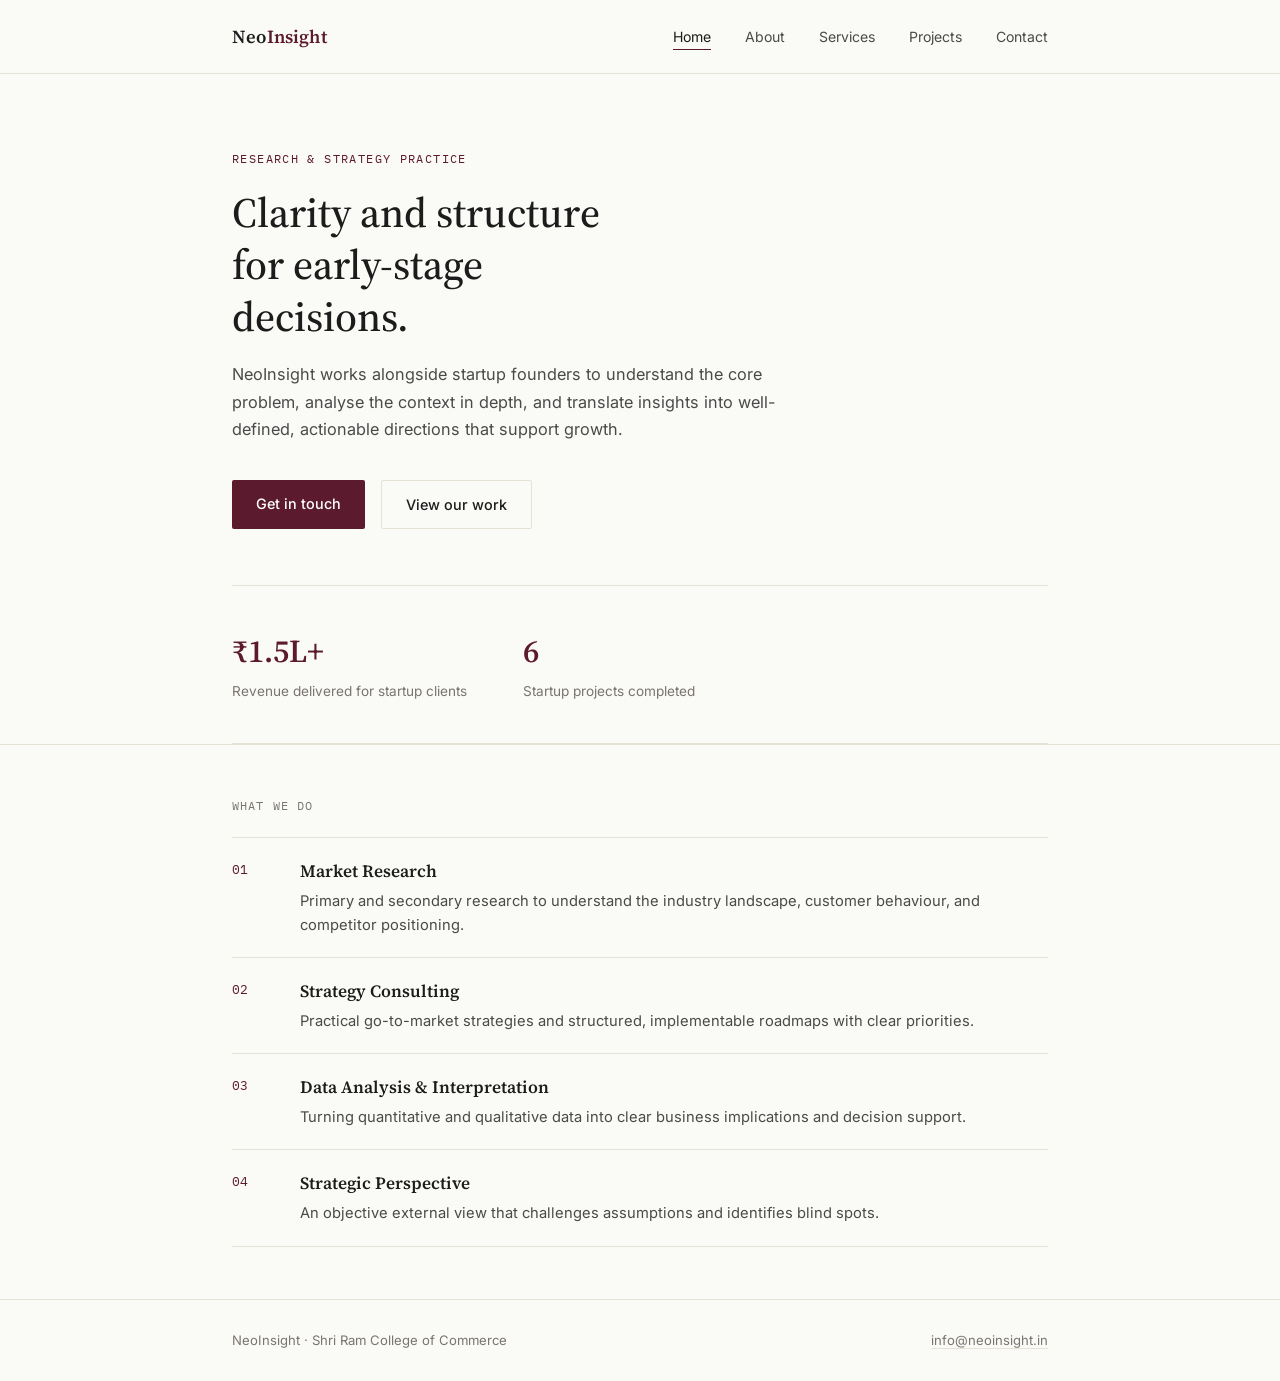
<file: index.html>
<!DOCTYPE html>
<html lang="en">
<head>
<meta charset="UTF-8">
<meta name="viewport" content="width=device-width, initial-scale=1.0">
<title>NeoInsight | Research &amp; Strategy Practice</title>
<meta name="description" content="NeoInsight is a student-led research and strategy practice supporting early-stage startups.">
<link rel="stylesheet" href="style.css">
</head>
<body>

<header class="topbar">
  <div class="wrap">
    <a class="brand" href="index.html">Neo<span class="dot">Insight</span></a>
    <button class="nav-toggle" aria-label="Menu">&#9776;</button>
    <nav>
      <ul id="navlist">
        <li><a href="index.html" class="active">Home</a></li>
        <li><a href="about.html">About</a></li>
        <li><a href="services.html">Services</a></li>
        <li><a href="projects.html">Projects</a></li>
        <li><a href="contact.html">Contact</a></li>
      </ul>
    </nav>
  </div>
</header>

<section class="pagehead reveal">
  <div class="wrap">
    <div class="eyebrow">Research &amp; Strategy Practice</div>
    <h1>Clarity and structure for early-stage decisions.</h1>
    <p class="sub">NeoInsight works alongside startup founders to understand the core problem, analyse the context in depth, and translate insights into well-defined, actionable directions that support growth.</p>
    <div class="cta-row">
      <a class="btn btn-primary" href="contact.html">Get in touch</a>
      <a class="btn btn-ghost" href="projects.html">View our work</a>
    </div>
  </div>
</section>

<div class="wrap reveal">
  <div class="stat-strip">
    <div class="stat">
      <div class="n">₹1.5L+</div>
      <div class="l">Revenue delivered for startup clients</div>
    </div>
    <div class="stat">
      <div class="n">6</div>
      <div class="l">Startup projects completed</div>
    </div>
  </div>
</div>

<section class="block reveal">
  <div class="wrap">
    <div class="block-label">What We Do</div>
    <ul class="practice-list">
      <li class="practice-item">
        <span class="pnum">01</span>
        <div>
          <h3>Market Research</h3>
          <p>Primary and secondary research to understand the industry landscape, customer behaviour, and competitor positioning.</p>
        </div>
      </li>
      <li class="practice-item">
        <span class="pnum">02</span>
        <div>
          <h3>Strategy Consulting</h3>
          <p>Practical go-to-market strategies and structured, implementable roadmaps with clear priorities.</p>
        </div>
      </li>
      <li class="practice-item">
        <span class="pnum">03</span>
        <div>
          <h3>Data Analysis &amp; Interpretation</h3>
          <p>Turning quantitative and qualitative data into clear business implications and decision support.</p>
        </div>
      </li>
      <li class="practice-item">
        <span class="pnum">04</span>
        <div>
          <h3>Strategic Perspective</h3>
          <p>An objective external view that challenges assumptions and identifies blind spots.</p>
        </div>
      </li>
    </ul>
  </div>
</section>

<footer>
  <div class="wrap">
    <div>NeoInsight &middot; Shri Ram College of Commerce</div>
    <div><a href="mailto:info@neoinsight.in">info@neoinsight.in</a></div>
  </div>
</footer>

<script>
document.querySelector('.nav-toggle').addEventListener('click', function(){
  document.getElementById('navlist').classList.toggle('open');
});
const io = new IntersectionObserver((entries)=>{
  entries.forEach(e=>{ if(e.isIntersecting){ e.target.classList.add('in'); io.unobserve(e.target); } });
},{threshold:0.1});
document.querySelectorAll('.reveal').forEach(el=>io.observe(el));
</script>
</body>
</html>
</file>
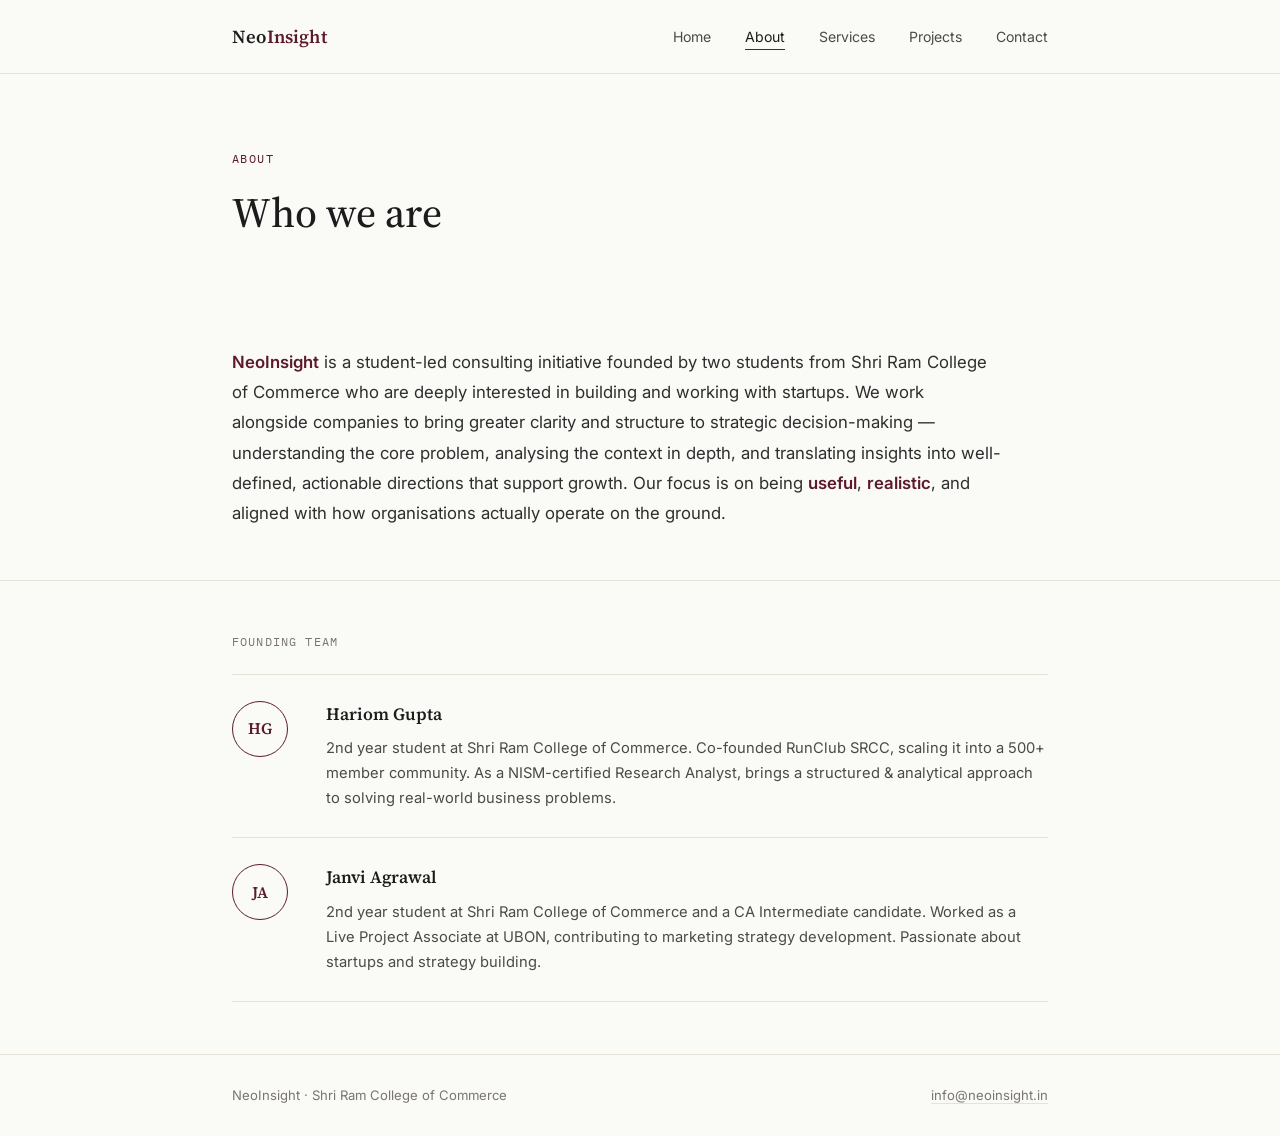
<file: about.html>
<!DOCTYPE html>
<html lang="en">
<head>
<meta charset="UTF-8">
<meta name="viewport" content="width=device-width, initial-scale=1.0">
<title>About | NeoInsight</title>
<link rel="stylesheet" href="style.css">
</head>
<body>

<header class="topbar">
  <div class="wrap">
    <a class="brand" href="index.html">Neo<span class="dot">Insight</span></a>
    <button class="nav-toggle" aria-label="Menu">&#9776;</button>
    <nav>
      <ul id="navlist">
        <li><a href="index.html">Home</a></li>
        <li><a href="about.html" class="active">About</a></li>
        <li><a href="services.html">Services</a></li>
        <li><a href="projects.html">Projects</a></li>
        <li><a href="contact.html">Contact</a></li>
      </ul>
    </nav>
  </div>
</header>

<section class="pagehead reveal">
  <div class="wrap">
    <div class="eyebrow">About</div>
    <h1>Who we are</h1>
  </div>
</section>

<section class="block reveal" style="border-top:none;">
  <div class="wrap">
    <p class="lead-text">
      <b>NeoInsight</b> is a student-led consulting initiative founded by two students from Shri Ram College of Commerce who are deeply interested in building and working with startups. We work alongside companies to bring greater clarity and structure to strategic decision-making &mdash; understanding the core problem, analysing the context in depth, and translating insights into well-defined, actionable directions that support growth. Our focus is on being <b>useful</b>, <b>realistic</b>, and aligned with how organisations actually operate on the ground.
    </p>
  </div>
</section>

<section class="block reveal">
  <div class="wrap">
    <div class="block-label">Founding Team</div>
    <ul class="team-list">
      <li class="team-item">
        <div class="avatar">HG</div>
        <div>
          <h3>Hariom Gupta</h3>
          <p>2nd year student at Shri Ram College of Commerce. Co-founded RunClub SRCC, scaling it into a 500+ member community. As a NISM-certified Research Analyst, brings a structured &amp; analytical approach to solving real-world business problems.</p>
        </div>
      </li>
      <li class="team-item">
        <div class="avatar">JA</div>
        <div>
          <h3>Janvi Agrawal</h3>
          <p>2nd year student at Shri Ram College of Commerce and a CA Intermediate candidate. Worked as a Live Project Associate at UBON, contributing to marketing strategy development. Passionate about startups and strategy building.</p>
        </div>
      </li>
    </ul>
  </div>
</section>

<footer>
  <div class="wrap">
    <div>NeoInsight &middot; Shri Ram College of Commerce</div>
    <div><a href="mailto:info@neoinsight.in">info@neoinsight.in</a></div>
  </div>
</footer>

<script>
document.querySelector('.nav-toggle').addEventListener('click', function(){
  document.getElementById('navlist').classList.toggle('open');
});
const io = new IntersectionObserver((entries)=>{
  entries.forEach(e=>{ if(e.isIntersecting){ e.target.classList.add('in'); io.unobserve(e.target); } });
},{threshold:0.1});
document.querySelectorAll('.reveal').forEach(el=>io.observe(el));
</script>
</body>
</html>
</file>
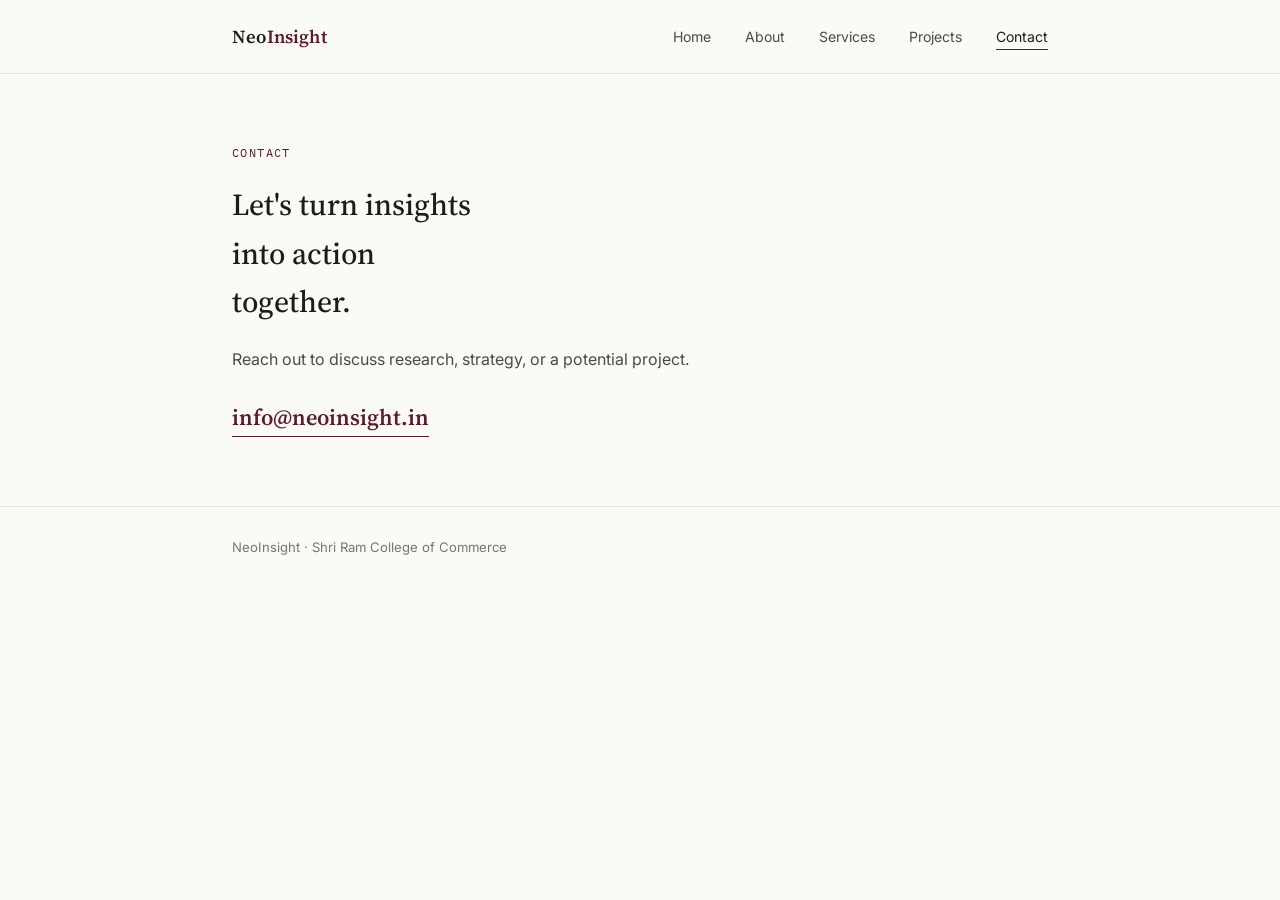
<file: contact.html>
<!DOCTYPE html>
<html lang="en">
<head>
<meta charset="UTF-8">
<meta name="viewport" content="width=device-width, initial-scale=1.0">
<title>Contact | NeoInsight</title>
<link rel="stylesheet" href="style.css">
</head>
<body>

<header class="topbar">
  <div class="wrap">
    <a class="brand" href="index.html">Neo<span class="dot">Insight</span></a>
    <button class="nav-toggle" aria-label="Menu">&#9776;</button>
    <nav>
      <ul id="navlist">
        <li><a href="index.html">Home</a></li>
        <li><a href="about.html">About</a></li>
        <li><a href="services.html">Services</a></li>
        <li><a href="projects.html">Projects</a></li>
        <li><a href="contact.html" class="active">Contact</a></li>
      </ul>
    </nav>
  </div>
</header>

<section class="contact-block reveal">
  <div class="wrap">
    <div class="eyebrow">Contact</div>
    <h2>Let's turn insights into action together.</h2>
    <p>Reach out to discuss research, strategy, or a potential project.</p>
    <a class="contact-email" href="mailto:info@neoinsight.in">info@neoinsight.in</a>
  </div>
</section>

<footer>
  <div class="wrap">
    <div>NeoInsight &middot; Shri Ram College of Commerce</div>
  </div>
</footer>

<script>
document.querySelector('.nav-toggle').addEventListener('click', function(){
  document.getElementById('navlist').classList.toggle('open');
});
const io = new IntersectionObserver((entries)=>{
  entries.forEach(e=>{ if(e.isIntersecting){ e.target.classList.add('in'); io.unobserve(e.target); } });
},{threshold:0.1});
document.querySelectorAll('.reveal').forEach(el=>io.observe(el));
</script>
</body>
</html>
</file>
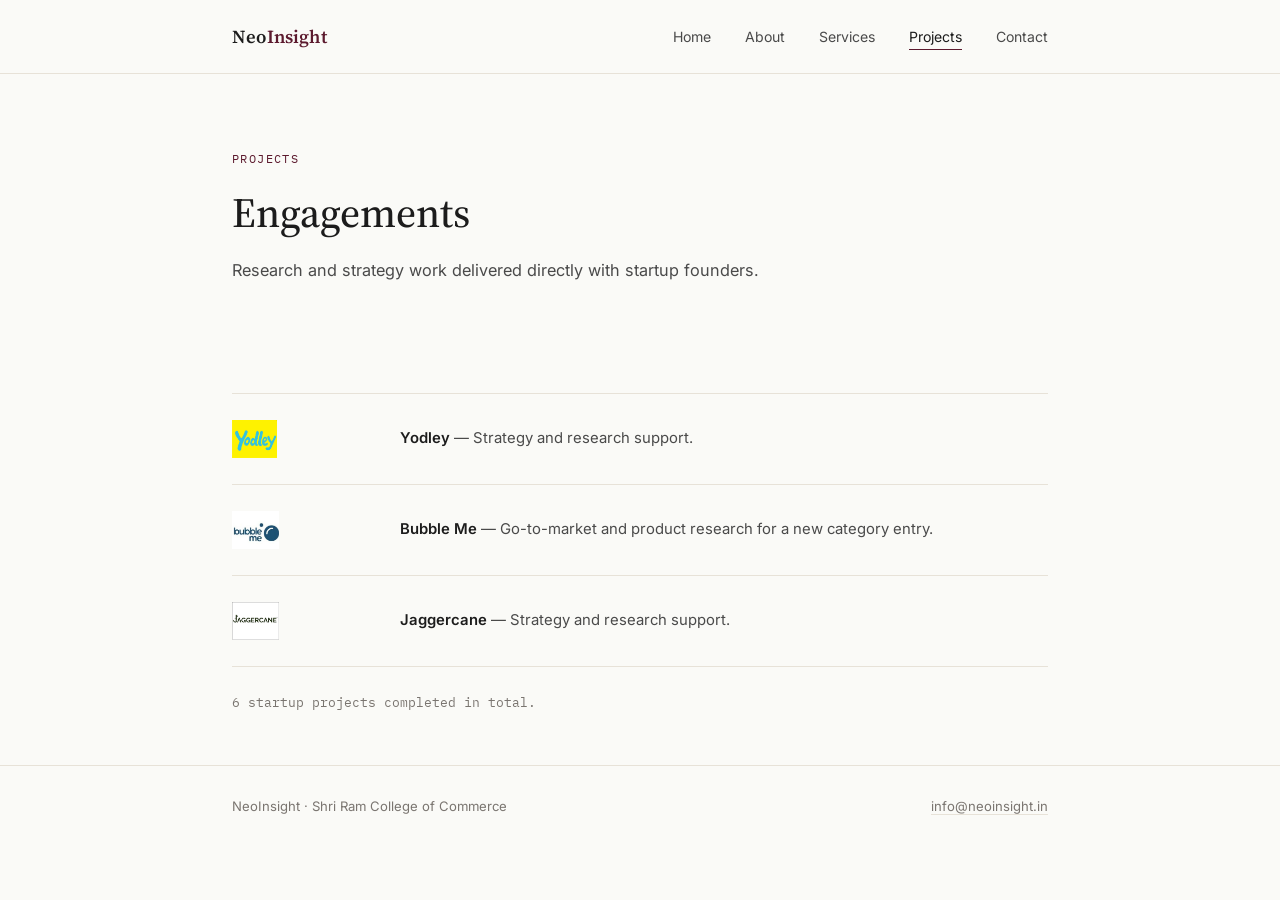
<file: projects.html>
<!DOCTYPE html>
<html lang="en">
<head>
<meta charset="UTF-8">
<meta name="viewport" content="width=device-width, initial-scale=1.0">
<title>Projects | NeoInsight</title>
<link rel="stylesheet" href="style.css">
</head>
<body>

<header class="topbar">
  <div class="wrap">
    <a class="brand" href="index.html">Neo<span class="dot">Insight</span></a>
    <button class="nav-toggle" aria-label="Menu">&#9776;</button>
    <nav>
      <ul id="navlist">
        <li><a href="index.html">Home</a></li>
        <li><a href="about.html">About</a></li>
        <li><a href="services.html">Services</a></li>
        <li><a href="projects.html" class="active">Projects</a></li>
        <li><a href="contact.html">Contact</a></li>
      </ul>
    </nav>
  </div>
</header>

<section class="pagehead reveal">
  <div class="wrap">
    <div class="eyebrow">Projects</div>
    <h1>Engagements</h1>
    <p class="sub">Research and strategy work delivered directly with startup founders.</p>
  </div>
</section>

<section class="block reveal" style="border-top:none;">
  <div class="wrap">
    <ul class="case-list">
      <li class="case-item">
        <div class="case-logo"><img src="assets/logo_yodley.png" alt="Yodley"></div>
        <div class="case-desc"><b>Yodley</b> &mdash; Strategy and research support.</div>
      </li>
      <li class="case-item">
        <div class="case-logo"><img src="assets/logo_bubbleme.png" alt="Bubble Me"></div>
        <div class="case-desc"><b>Bubble Me</b> &mdash; Go-to-market and product research for a new category entry.</div>
      </li>
      <li class="case-item">
        <div class="case-logo"><img src="assets/logo_jaggercane.png" alt="Jaggercane"></div>
        <div class="case-desc"><b>Jaggercane</b> &mdash; Strategy and research support.</div>
      </li>
    </ul>
    <p class="case-count">6 startup projects completed in total.</p>
  </div>
</section>

<footer>
  <div class="wrap">
    <div>NeoInsight &middot; Shri Ram College of Commerce</div>
    <div><a href="mailto:info@neoinsight.in">info@neoinsight.in</a></div>
  </div>
</footer>

<script>
document.querySelector('.nav-toggle').addEventListener('click', function(){
  document.getElementById('navlist').classList.toggle('open');
});
const io = new IntersectionObserver((entries)=>{
  entries.forEach(e=>{ if(e.isIntersecting){ e.target.classList.add('in'); io.unobserve(e.target); } });
},{threshold:0.1});
document.querySelectorAll('.reveal').forEach(el=>io.observe(el));
</script>
</body>
</html>
</file>
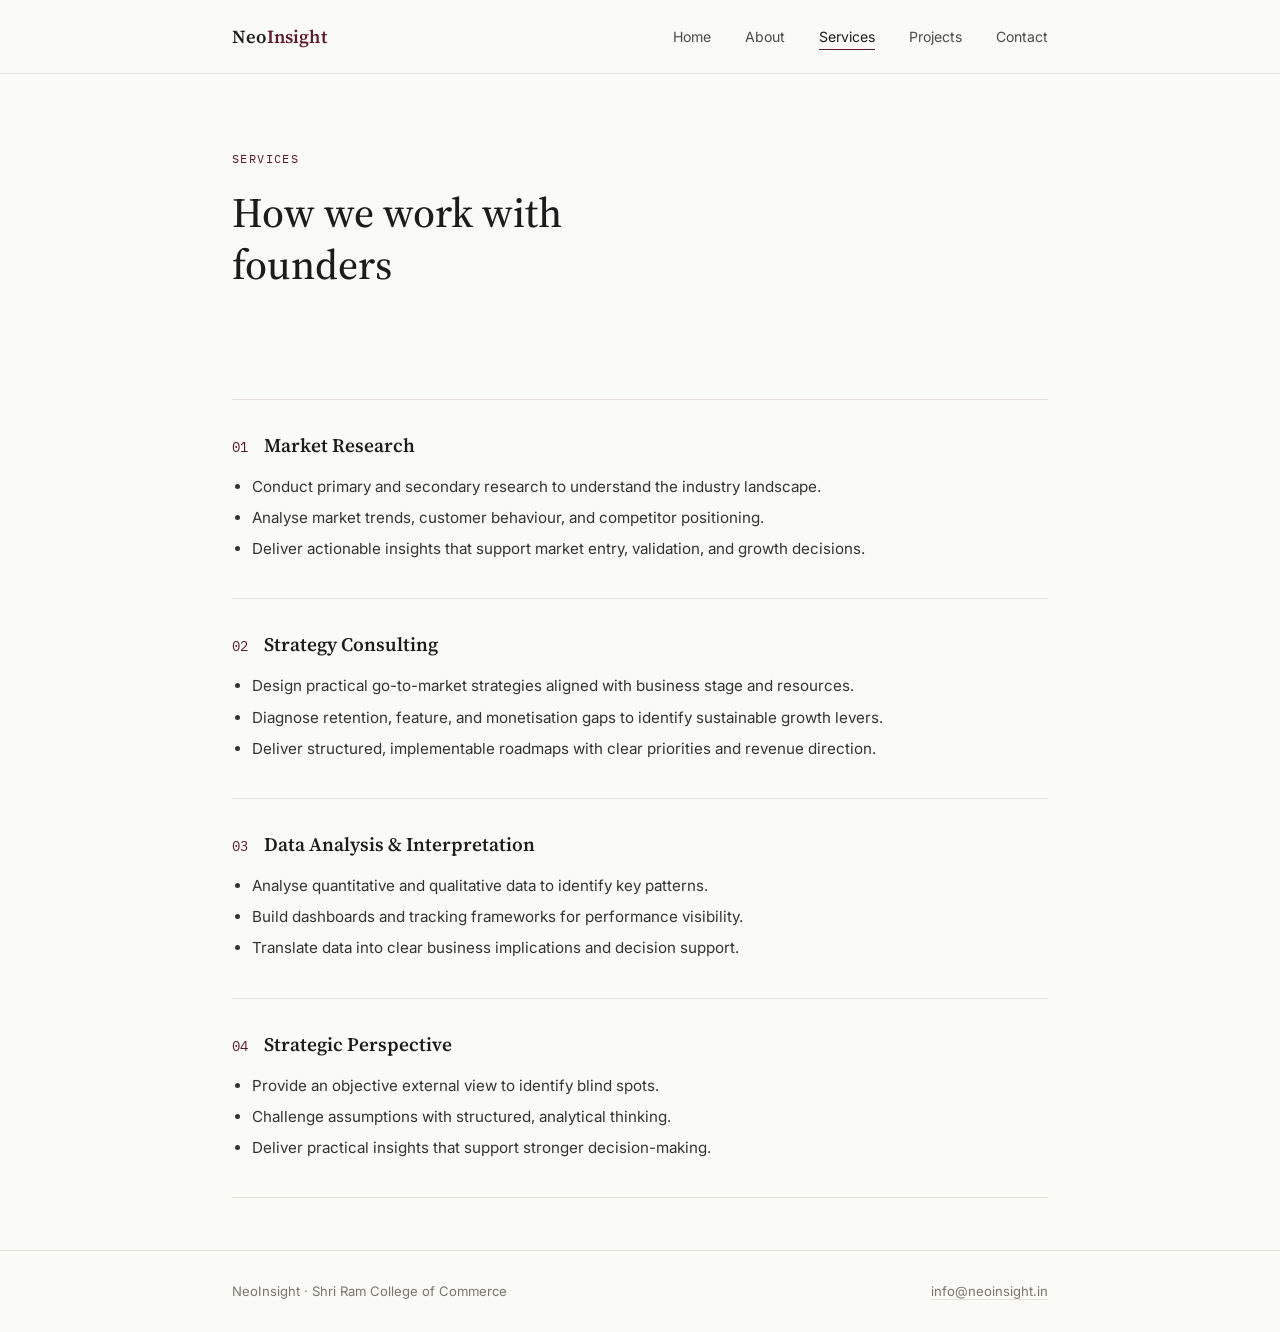
<file: services.html>
<!DOCTYPE html>
<html lang="en">
<head>
<meta charset="UTF-8">
<meta name="viewport" content="width=device-width, initial-scale=1.0">
<title>Services | NeoInsight</title>
<link rel="stylesheet" href="style.css">
</head>
<body>

<header class="topbar">
  <div class="wrap">
    <a class="brand" href="index.html">Neo<span class="dot">Insight</span></a>
    <button class="nav-toggle" aria-label="Menu">&#9776;</button>
    <nav>
      <ul id="navlist">
        <li><a href="index.html">Home</a></li>
        <li><a href="about.html">About</a></li>
        <li><a href="services.html" class="active">Services</a></li>
        <li><a href="projects.html">Projects</a></li>
        <li><a href="contact.html">Contact</a></li>
      </ul>
    </nav>
  </div>
</header>

<section class="pagehead reveal">
  <div class="wrap">
    <div class="eyebrow">Services</div>
    <h1>How we work with founders</h1>
  </div>
</section>

<section class="block reveal" style="border-top:none;">
  <div class="wrap">

    <div class="service-block">
      <div class="service-head"><span class="snum">01</span><h3>Market Research</h3></div>
      <ul>
        <li>Conduct primary and secondary research to understand the industry landscape.</li>
        <li>Analyse market trends, customer behaviour, and competitor positioning.</li>
        <li>Deliver actionable insights that support market entry, validation, and growth decisions.</li>
      </ul>
    </div>

    <div class="service-block">
      <div class="service-head"><span class="snum">02</span><h3>Strategy Consulting</h3></div>
      <ul>
        <li>Design practical go-to-market strategies aligned with business stage and resources.</li>
        <li>Diagnose retention, feature, and monetisation gaps to identify sustainable growth levers.</li>
        <li>Deliver structured, implementable roadmaps with clear priorities and revenue direction.</li>
      </ul>
    </div>

    <div class="service-block">
      <div class="service-head"><span class="snum">03</span><h3>Data Analysis &amp; Interpretation</h3></div>
      <ul>
        <li>Analyse quantitative and qualitative data to identify key patterns.</li>
        <li>Build dashboards and tracking frameworks for performance visibility.</li>
        <li>Translate data into clear business implications and decision support.</li>
      </ul>
    </div>

    <div class="service-block">
      <div class="service-head"><span class="snum">04</span><h3>Strategic Perspective</h3></div>
      <ul>
        <li>Provide an objective external view to identify blind spots.</li>
        <li>Challenge assumptions with structured, analytical thinking.</li>
        <li>Deliver practical insights that support stronger decision-making.</li>
      </ul>
    </div>

  </div>
</section>

<footer>
  <div class="wrap">
    <div>NeoInsight &middot; Shri Ram College of Commerce</div>
    <div><a href="mailto:info@neoinsight.in">info@neoinsight.in</a></div>
  </div>
</footer>

<script>
document.querySelector('.nav-toggle').addEventListener('click', function(){
  document.getElementById('navlist').classList.toggle('open');
});
const io = new IntersectionObserver((entries)=>{
  entries.forEach(e=>{ if(e.isIntersecting){ e.target.classList.add('in'); io.unobserve(e.target); } });
},{threshold:0.1});
document.querySelectorAll('.reveal').forEach(el=>io.observe(el));
</script>
</body>
</html>
</file>
<file: style.css>
@import url('https://fonts.googleapis.com/css2?family=Source+Serif+4:opsz,wght@8..60,400;8..60,500;8..60,600;8..60,700&family=Inter:wght@400;500;600&family=IBM+Plex+Mono:wght@400;500&display=swap');

:root{
  --ink:#1C1C1C;
  --ink-soft:#4A4A4A;
  --paper:#FAFAF7;
  --maroon:#5C1A2E;
  --maroon-soft:#7A3550;
  --purple:#502179;
  --line:#E7E2D8;
  --muted:#7A7570;
  --serif:'Source Serif 4', Georgia, serif;
  --sans:'Inter', -apple-system, sans-serif;
  --mono:'IBM Plex Mono', 'SF Mono', monospace;
}
*{box-sizing:border-box; margin:0; padding:0;}
html{scroll-behavior:smooth;}
body{
  background:var(--paper);
  color:var(--ink);
  font-family:var(--sans);
  line-height:1.6;
  -webkit-font-smoothing:antialiased;
}
@media (prefers-reduced-motion:reduce){*{animation-duration:0.01ms !important; transition-duration:0.01ms !important;}}
a{color:inherit; text-decoration:none;}
img{max-width:100%; display:block;}
::selection{background:#EAD9DF; color:var(--maroon);}

.wrap{max-width:880px; margin:0 auto; padding:0 32px;}

.reveal{opacity:0; transform:translateY(14px); transition:opacity 0.7s ease, transform 0.7s ease;}
.reveal.in{opacity:1; transform:translateY(0);}

/* ===== Nav ===== */
.topbar{
  border-bottom:1px solid var(--line);
  padding:22px 0;
  background:var(--paper);
  position:sticky; top:0; z-index:50;
}
.topbar .wrap{display:flex; justify-content:space-between; align-items:center;}
.brand{
  font-family:var(--serif);
  font-weight:600;
  font-size:1.15rem;
  letter-spacing:0.01em;
  color:var(--ink);
}
.brand .dot{color:var(--maroon);}
nav ul{list-style:none; display:flex; gap:34px;}
nav a{
  font-family:var(--sans);
  font-size:0.88rem;
  color:var(--ink-soft);
  padding-bottom:4px;
  border-bottom:1px solid transparent;
}
nav a:hover, nav a.active{color:var(--ink); border-bottom:1px solid var(--maroon);}
.nav-toggle{display:none;}

@media (max-width:720px){
  nav ul{
    position:fixed; top:66px; left:0; right:0; background:var(--paper);
    flex-direction:column; padding:18px 32px; gap:16px;
    border-bottom:1px solid var(--line); display:none;
  }
  nav ul.open{display:flex;}
  .nav-toggle{display:block; background:none; border:none; font-size:1.4rem; cursor:pointer; color:var(--ink);}
}

/* ===== Page header ===== */
.pagehead{padding:76px 0 56px;}
.eyebrow{
  font-family:var(--mono);
  font-size:0.72rem;
  letter-spacing:0.12em;
  text-transform:uppercase;
  color:var(--maroon);
  margin-bottom:18px;
}
.pagehead h1{
  font-family:var(--serif);
  font-weight:500;
  font-size:clamp(1.9rem, 4vw, 2.6rem);
  line-height:1.25;
  color:var(--ink);
  max-width:20ch;
}
.pagehead p.sub{
  margin-top:18px;
  font-size:1.02rem;
  color:var(--ink-soft);
  max-width:56ch;
  line-height:1.7;
}

/* ===== Section shell ===== */
section.block{padding:52px 0; border-top:1px solid var(--line);}
.block-label{
  font-family:var(--mono);
  font-size:0.72rem;
  letter-spacing:0.1em;
  text-transform:uppercase;
  color:var(--muted);
  margin-bottom:22px;
}

/* ===== Home: stat strip ===== */
.stat-strip{
  display:flex;
  gap:56px;
  padding:40px 0;
  border-top:1px solid var(--line);
  border-bottom:1px solid var(--line);
  flex-wrap:wrap;
}
.stat .n{
  font-family:var(--serif);
  font-weight:600;
  font-size:2rem;
  color:var(--maroon);
}
.stat .l{
  font-size:0.85rem;
  color:var(--muted);
  margin-top:4px;
}

/* ===== Home: practice list ===== */
.practice-list{list-style:none;}
.practice-item{
  display:grid;
  grid-template-columns:48px 1fr;
  gap:20px;
  padding:20px 0;
  border-top:1px solid var(--line);
}
.practice-item:last-child{border-bottom:1px solid var(--line);}
.practice-item .pnum{
  font-family:var(--mono);
  font-size:0.8rem;
  color:var(--maroon);
  padding-top:2px;
}
.practice-item h3{
  font-family:var(--serif);
  font-weight:600;
  font-size:1.08rem;
  margin-bottom:4px;
}
.practice-item p{color:var(--ink-soft); font-size:0.92rem;}

.cta-row{margin-top:36px; display:flex; gap:16px; flex-wrap:wrap;}
.btn{
  display:inline-block;
  padding:12px 24px;
  font-size:0.9rem;
  font-weight:500;
  border-radius:2px;
}
.btn-primary{background:var(--maroon); color:#fff;}
.btn-ghost{border:1px solid var(--line); color:var(--ink);}
.btn-ghost:hover{border-color:var(--maroon); color:var(--maroon);}

/* ===== About / team ===== */
.lead-text{
  font-size:1.05rem;
  color:#2E2E2E;
  max-width:70ch;
  line-height:1.8;
}
.lead-text b{color:var(--maroon); font-weight:600;}

.team-list{margin-top:8px;}
.team-item{
  display:grid;
  grid-template-columns:72px 1fr;
  gap:22px;
  padding:26px 0;
  border-top:1px solid var(--line);
  align-items:start;
}
.team-item:last-child{border-bottom:1px solid var(--line);}
.avatar{
  width:56px; height:56px;
  border-radius:50%;
  background:var(--paper);
  border:1.5px solid var(--maroon);
  color:var(--maroon);
  display:flex; align-items:center; justify-content:center;
  font-family:var(--serif);
  font-weight:600;
  font-size:1rem;
  overflow:hidden;
}
.avatar img{width:100%; height:100%; border-radius:50%; object-fit:cover;}
.team-item h3{font-family:var(--serif); font-size:1.08rem; font-weight:600; margin-bottom:8px;}
.team-item p{font-size:0.92rem; color:var(--ink-soft); line-height:1.7;}

/* ===== Services ===== */
.service-block{padding:30px 0; border-top:1px solid var(--line);}
.service-block:last-child{border-bottom:1px solid var(--line);}
.service-head{display:flex; align-items:baseline; gap:16px; margin-bottom:14px;}
.service-head .snum{font-family:var(--mono); color:var(--maroon); font-size:0.85rem;}
.service-head h3{
  font-family:var(--serif);
  font-weight:600;
  font-size:1.2rem;
}
.service-block ul{padding-left:20px; color:#333; font-size:0.95rem;}
.service-block li{margin-bottom:7px; line-height:1.6;}

/* ===== Projects: case list ===== */
.case-list{list-style:none;}
.case-item{
  display:grid;
  grid-template-columns:140px 1fr;
  gap:28px;
  padding:26px 0;
  border-top:1px solid var(--line);
  align-items:center;
}
.case-item:last-child{border-bottom:1px solid var(--line);}
.case-logo{height:38px; display:flex; align-items:center;}
.case-logo img{max-height:100%; max-width:100%; object-fit:contain;}
.case-desc{font-size:0.93rem; color:var(--ink-soft);}
.case-desc b{color:var(--ink); font-weight:600;}
.case-count{margin-top:26px; font-family:var(--mono); font-size:0.8rem; color:var(--muted);}

/* ===== Contact ===== */
.contact-block{padding:70px 0;}
.contact-block h2{
  font-family:var(--serif);
  font-weight:500;
  font-size:1.9rem;
  max-width:16ch;
  margin-bottom:20px;
}
.contact-block p{color:var(--ink-soft); max-width:50ch; margin-bottom:28px;}
.contact-email{
  font-family:var(--serif);
  font-size:1.4rem;
  font-weight:600;
  color:var(--maroon);
  border-bottom:1px solid var(--maroon);
  padding-bottom:3px;
}

/* ===== Footer ===== */
footer{border-top:1px solid var(--line); padding:30px 0; font-size:0.82rem; color:var(--muted);}
footer .wrap{display:flex; justify-content:space-between; flex-wrap:wrap; gap:10px;}
footer a{border-bottom:1px solid var(--line);}
footer a:hover{border-color:var(--maroon); color:var(--maroon);}

@media (max-width:640px){
  .team-item, .practice-item{grid-template-columns:1fr;}
  .case-item{grid-template-columns:1fr; gap:10px;}
  footer .wrap{flex-direction:column;}
}
</file>
